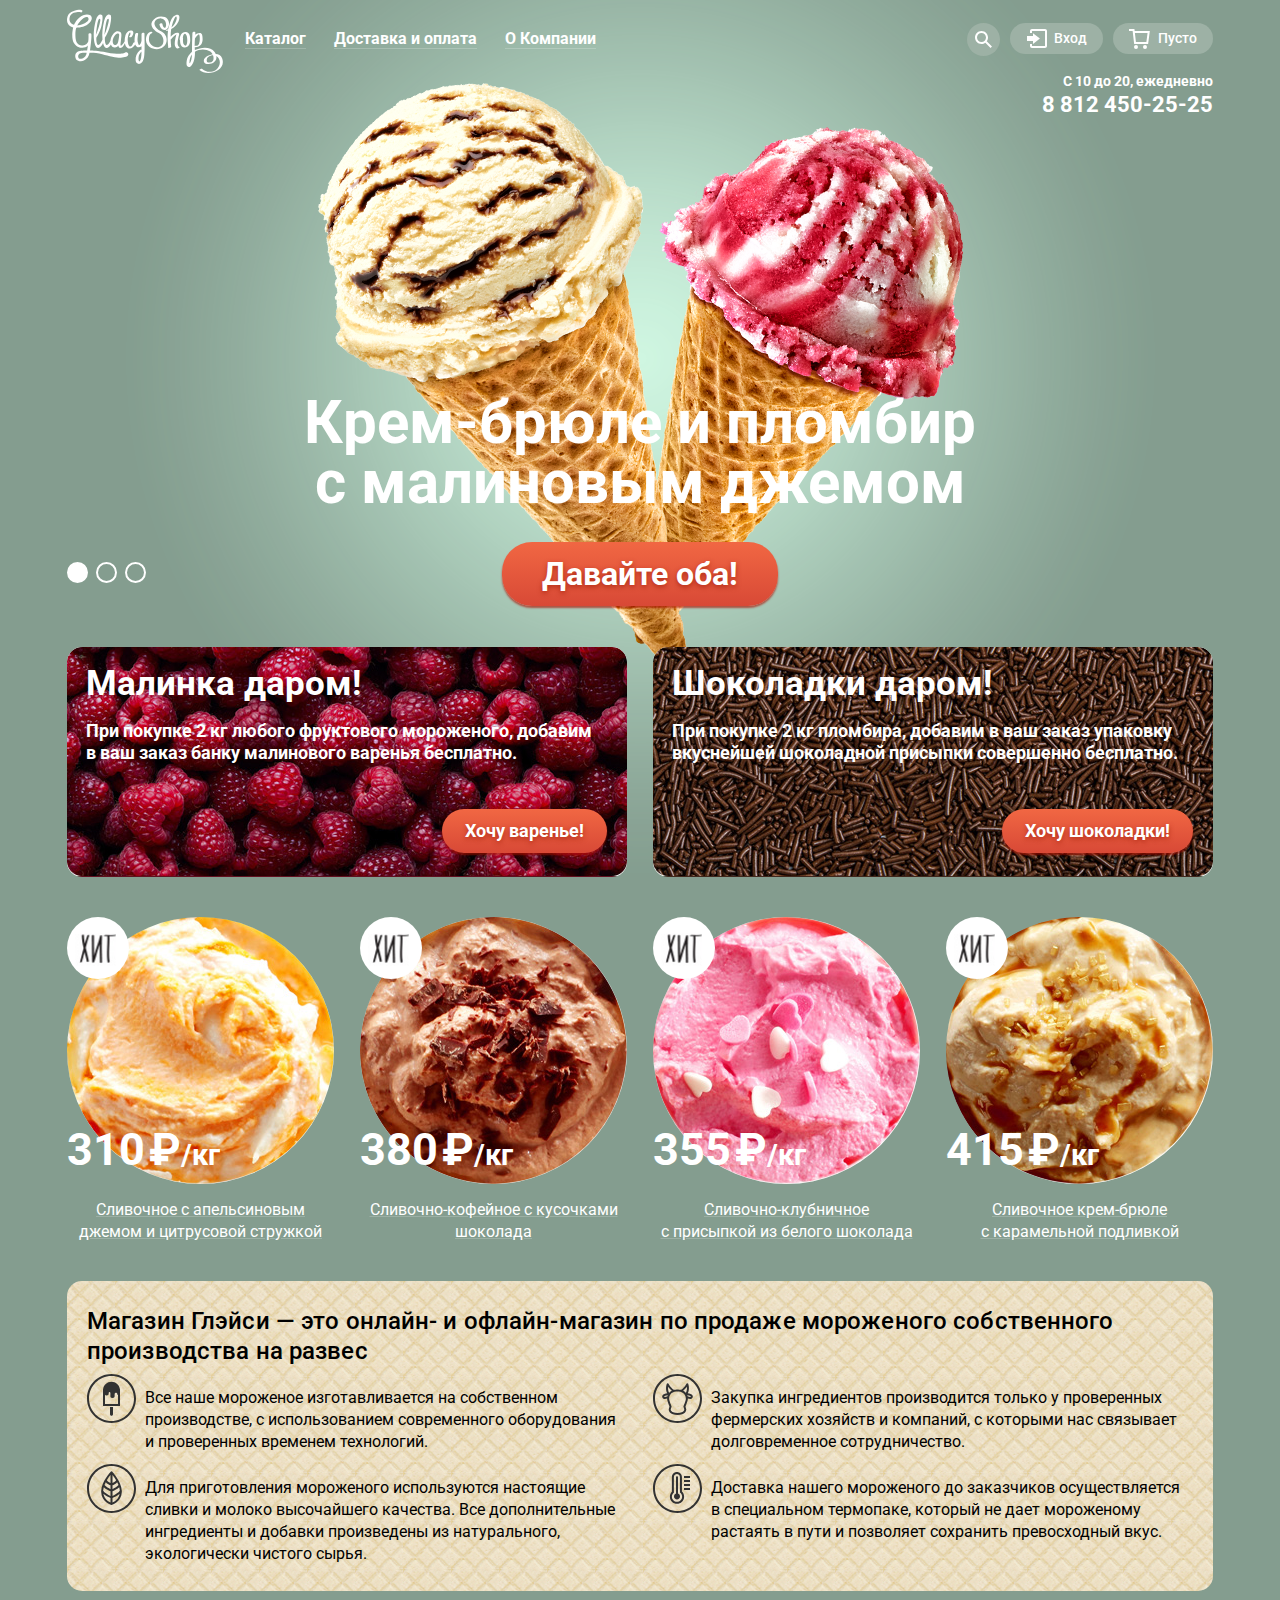
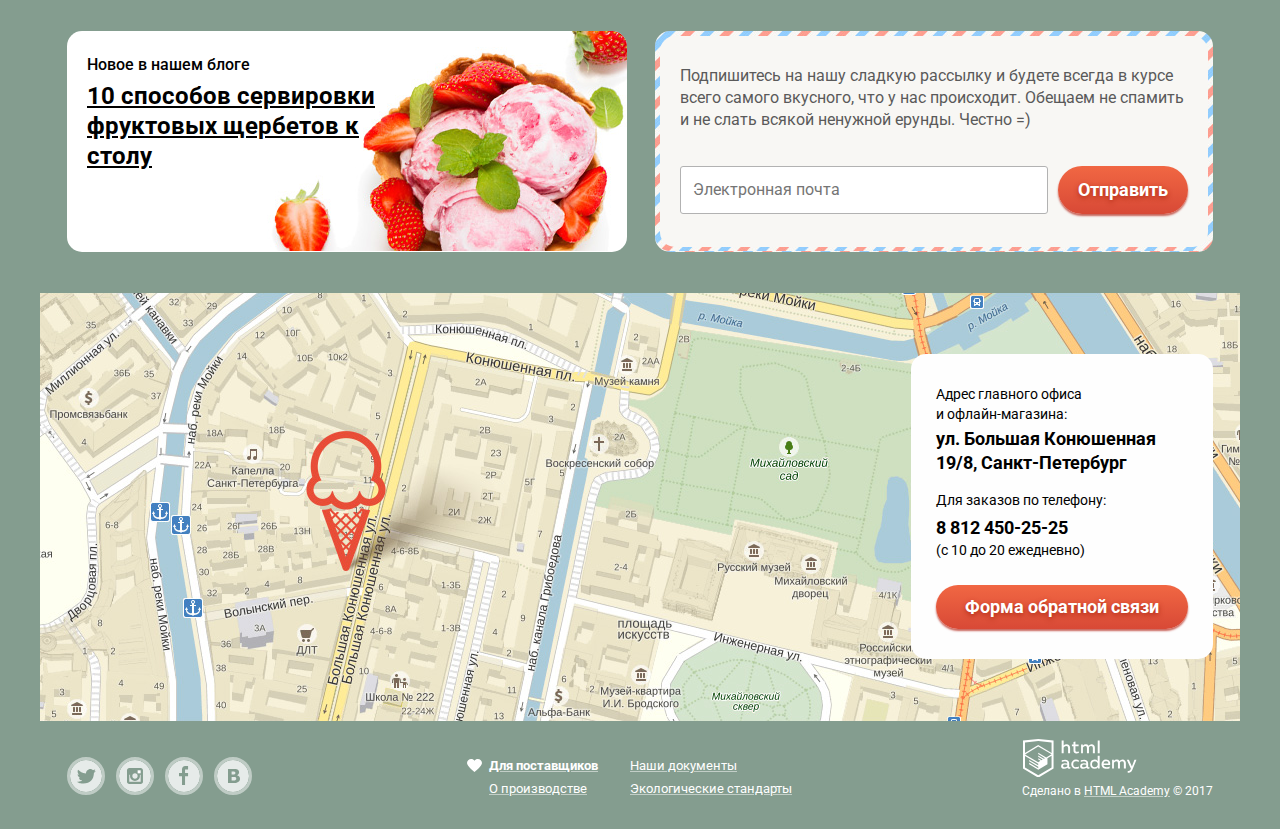
<file: index.html>
<!DOCTYPE html>
<html lang="ru">
	<head>
		<meta charset="utf-8">
		<title>Глейси - Магазин мороженого</title>
		<link href="https://fonts.googleapis.com/css?family=Roboto:400,500,700&amp;subset=cyrillic" rel="stylesheet">
		<link href="css/normalize.css" rel="stylesheet">
		<link href="css/style.min.css" rel="stylesheet">
	</head>
	<body>
		<input class="visually-hidden" type="radio" id="product-1" name="toggle" checked>
		<input class="visually-hidden" type="radio" id="product-2" name="toggle">
		<input class="visually-hidden" type="radio" id="product-3" name="toggle">
		<div class="site-wrapper">
			<header class="main-header container">
				<nav class="main-navigation">
					<h1 class="logo"><img src="img/logo.svg" width="156" height="65" alt="Логотип магазина «Глейси»"></h1>
					<ul class="site-navigation list-style">
						<li class="menu">
							<a class="site-navigation-link main-menu-link" href="#">Каталог</a>
							<div class="main-menu not-show modal-form">
								<ul class="menu-list list-style">
									<li><a class="main-menu-item new-menu-item" href="#">Новинки</a></li>
									<li><a class="main-menu-item" href="catalog.html">Сливочное</a></li>
									<li><a class="main-menu-item" href="#">Щербеты</a></li>
									<li><a class="main-menu-item" href="#">Фруктовый лед</a></li>
									<li><a class="main-menu-item" href="#">Мелорин</a></li>
								</ul>
							</div>
						</li>
						<li><a class="site-navigation-link" href="#">Доставка и оплата</a></li>
						<li><a class="site-navigation-link" href="#">О Компании</a></li>
					</ul> 
					<div class="wrapper">
						<ul class="user-navigation list-style">
							<li class="modal-search" tabindex="0">
								<label class="user-link search-link" for="search-value">
									<svg version="1.1" xmlns="http://www.w3.org/2000/svg" xmlns:xlink="http://www.w3.org/1999/xlink" x="0px" y="0px" width="17px" height="17px" viewBox="0 0 17 17" enable-background="new 0 0 17 17" xml:space="preserve">
										<path fill="#FFFFFF" d="M16.958,15.527L11.75,10.32C12.533,9.247,13,7.93,13,6.5C13,2.91,10.09,0,6.5,0S0,2.91,0,6.5
										S2.91,13,6.5,13c1.438,0,2.763-0.473,3.839-1.263l5.205,5.204L16.958,15.527z M6.5,11C4.019,11,2,8.981,2,6.5S4.019,2,6.5,2
										S11,4.019,11,6.5S8.981,11,6.5,11z"/>
									</svg>
									Поиск
								</label>
								<div class="modal-form search-form not-show">
									<form action="https://echo.htmlacademy.ru" method="post">
										<input class="form-field" type="text" id="search-value" name="search-request" placeholder="Что ищем?">
									</form>
								</div>
							</li>
							<li class="modal-login" tabindex="0">
								<span class="user-link login-link">Вход</span>
								<div class="modal-form login-form not-show">
									<form action="https://echo.htmlacademy.ru" method="post">
										<label>
											<span class="visually-hidden">Логин</span>
											<input class="form-field" type="text" name="login" placeholder="Электронная почта">
										</label>
										<label>
											<span class="visually-hidden">Пароль</span>
											<input class="form-field" type="password" name="password" placeholder="Пароль">
										</label>
										<div class="login-control">
											<button class="button" type="submit">Войти</button>
											<p class="login-options link-dark">
												<a href="#">Забыли пароль?</a>
												<a href="#">Новая регистрация</a>
											</p>
										</div>
									</form>
								</div>
							</li>
							<li tabindex="0">
								<span class="user-link cart-link">Пусто</span>
							</li>
						</ul>
						<div class="info">
							<p class="schedule">С 10 до 20, ежедневно</p>
							<a class="phone" href="tel:+78124502525">8 812 450-25-25</a>
						</div>
					</div>
				</nav>
			</header>

			<main class="container">
				<section class="slider">
					<div class="slider-controls">
						<label for="product-1">Первый</label>
						<label for="product-2">Второй</label>
						<label for="product-3">Третий</label>
					</div>
					<ul class="slider-list list-style">
						<li class="slider-item slide" id="slide1">
							<h3 class="slide-title">
								Крем-брюле и пломбир с малиновым джемом
							</h3>
							<a class="button slide-button" href="#">Давайте оба!</a>
						</li>
						<li class="slider-item slide" id="slide2">
							<h3 class="slide-title">
								Шоколадный пломбир и лимонный сорбет
							</h3>
							<a class="button slide-button" href="#">Давайте оба!</a>
						</li>
						<li class="slider-item slide" id="slide3">
							<h3 class="slide-title">
								Пломбир с помадкой и клубничный щербет
							</h3>
							<a class="button slide-button" href="#">Давайте оба!</a>
						</li>
					</ul>
				</section>
				<section class="actions">
					<h2 class="visually-hidden">Акции</h2>
					<ul class="action-list list-style">
						<li class="action-item">
							<h3>Малинка даром!</h3>
							<p>При покупке 2&nbsp;кг любого фруктового мороженого, добавим в&nbsp;ваш заказ банку малинового варенья бесплатно.</p>
							<a class="button" href="#">Хочу варенье!</a>
						</li>
						<li class="action-item">
							<h3>Шоколадки даром!</h3>
							<p>При покупке 2&nbsp;кг пломбира, добавим в&nbsp;ваш заказ упаковку вкуснейшей шоколадной присыпки совершенно бесплатно.</p>
							<a class="button" href="#">Хочу шоколадки!</a>
						</li>
					</ul>
				</section>
				<section class="bestsellers">
					<h2 class="visually-hidden">Хиты продаж</h2>
					<ul class="catalog-list list-style link-light">
						<li>
							<article class="catalog-item">
								<img src="img/icecream-1.jpg" width="267" height="267" alt="Сливочное с апельсиновым джемом и цитрусовой стружкой">
								<span class="catalog-price">310<span class="rub-kg">&#8381;<span class="kg">/кг</span></span></span>
								<h3>
									<a href="#">Сливочное с&nbsp;апельсиновым джемом и&nbsp;цитрусовой стружкой</a>
								</h3>
								<button class="button" type="submit">Быстрый просмотр</button>
							</article>
						</li>
						<li>
							<article class="catalog-item">
								<img src="img/icecream-2.jpg" width="267" height="267" alt="Сливочно-кофейное с кусочками шоколада">
								<span class="catalog-price">380<span class="rub-kg">&#8381;<span class="kg">/кг</span></span></span>
								<h3>
									<a href="#">Сливочно-кофейное с&nbsp;кусочками шоколада</a>
								</h3>
								<button class="button" type="submit">Быстрый просмотр</button>
							</article>
						</li>
						<li>
							<article class="catalog-item">
								<img src="img/icecream-3.jpg" width="267" height="267" alt="Сливочно-клубничное с присыпкой из белого шоколада">
								<span class="catalog-price">355<span class="rub-kg">&#8381;<span class="kg">/кг</span></span></span>
								<h3>
									<a href="#">Сливочно-клубничное с&nbsp;присыпкой из&nbsp;белого шоколада</a>
								</h3>
								<button class="button" type="submit">Быстрый просмотр</button>
							</article>
							</li>
						<li>
							<article class="catalog-item">
								<img src="img/icecream-4.jpg" width="267" height="267" alt="Сливочное крем-брюле с карамельной подливкой">
								<span class="catalog-price">415<span class="rub-kg">&#8381;<span class="kg">/кг</span></span></span>
								<h3>
									<a href="#">Сливочное крем-брюле с&nbsp;карамельной подливкой</a>
								</h3>
								<button class="button" type="submit">Быстрый просмотр</button>
							</article>
						</li>
					</ul>
				</section>
				<section class="about-us">
					<h2 class="visually-hidden">О нас</h2>
					<p class=about-us-description>Магазин Глэйси&nbsp;&mdash; это онлайн- и&nbsp;офлайн-магазин по&nbsp;продаже мороженого собственного производства на&nbsp;развес</p>
					<ul class="about-us-list list-style">
						<li class="about-us-item technology">
							<p>Все наше мороженое изготавливается на&nbsp;собственном производстве, с&nbsp;использованием современного оборудования и&nbsp;проверенных временем технологий.</p>
						</li>
						<li class="about-us-item ingredients">
							<p>Закупка ингредиентов производится только у&nbsp;проверенных фермерских хозяйств и&nbsp;компаний, с&nbsp;которыми нас связывает долговременное сотрудничество.</p>
						</li>
						<li class="about-us-item natural">
							<p>Для приготовления мороженого используются настоящие сливки и&nbsp;молоко высочайшего качества. Все дополнительные ингредиенты и&nbsp;добавки произведены из&nbsp;натурального, экологически чистого сырья.</p>
						</li>
						<li class="about-us-item delivery">
							<p>Доставка нашего мороженого до&nbsp;заказчиков осуществляется в&nbsp;специальном термопаке, который не&nbsp;дает мороженому растаять в&nbsp;пути и&nbsp;позволяет сохранить превосходный вкус.</p>
						</li>
					</ul>
				</section>
				<div class="columns">
					<article class="from-blog">
						<p class="from-blog-title">Новое в нашем блоге</p>
						<h2><a href="#">10 способов сервировки фруктовых щербетов к столу</a></h2>
					</article>
					<section class="subscribe">
						<div class="subscribe-inner">
							<h2 class="visually-hidden">Подписка</h2>
							<p class="subscribe-description">Подпишитесь на&nbsp;нашу сладкую рассылку и&nbsp;будете всегда в&nbsp;курсе всего самого вкусного, что у&nbsp;нас происходит. Обещаем не&nbsp;спамить и&nbsp;не&nbsp;слать всякой ненужной ерунды. Честно =)</p>
							<form class="subscribe-form" action="https://echo.htmlacademy.ru" method="post">
								<input class="subscribe-form-field" type="text" name="e-mail" placeholder="Электронная почта">
								<button class="button" type="submit">Отправить</button>
							</form>
						</div>
					</section>
				</div>
				<section class="map">
					<h2 class="visually-hidden">Карта</h2>
					<iframe src="https://yandex.ru/map-widget/v1/?um=constructor%3A3cb668e017da24346a23862d1467e0ca301bbaff3632e579616a0fc12864c024&amp;source=constructor" width="1200" height="428"></iframe>
					<article class="adress">
						<h3 class="visually-hidden">Адрес магазина</h3>
						<p class="pre-adress">Адрес главного офиса и&nbsp;офлайн-магазина:</p>
						<p>ул. Большая Конюшенная 19/8, Санкт-Петербург</p>
						<p class="phone-orders">Для заказов по&nbsp;телефону:</p>
						<a href="tel:+78124502525">8 812 450-25-25</a>
						<p>(с 10 до 20 ежедневно)</p>
						<a class="button feedback-show" href="#">Форма обратной связи</a>
					</article>
				</section>
			</main>

			<footer class="page-footer container">
				<div class="footer-social">
					<ul class="social-list list-style">
						<li class="social-button">
							<a href="#">
								<svg version="1.1" xmlns="http://www.w3.org/2000/svg" xmlns:xlink="http://www.w3.org/1999/xlink" x="0px" y="0px" width="32px" height="32px" viewBox="0 0 32 32" enable-background="new 0 0 32 32" xml:space="preserve">
									<path fill="#FFFFFF" d="M16,0C7.164,0,0,7.164,0,16c0,8.837,7.164,16,16,16c8.837,0,16-7.163,16-16C32,7.164,24.837,0,16,0z
										M23.944,12.809c-0.251,6.516-3.463,10.832-10.992,10.702c-0.14,0-0.205,0-0.233,0c-0.015,0-0.021,0-0.021,0
										c-0.029,0-0.094,0-0.232,0c-0.447,0-4.543-0.443-5.344-1.823c2.479,0.19,4.247-0.406,5.12-1.136
										c-1.048-0.289-2.923-0.461-3.251-2.848c0.384,0.104,0.618,0.221,1.299,0.113c-1.307-0.824-2.758-1.519-2.679-3.643
										c0.311,0.317,1.164,0.518,1.46,0.457c-0.768-0.233-2.149-3.244-0.974-4.781c1.984,1.79,4.075,3.482,7.804,3.643
										c0.227-2.214,1.24-3.699,3.168-4.325c1.84-0.479,3.255,0.26,3.901,1.138c0.737-0.224,1.453-0.466,2.193-0.685
										c-0.004,0.833-0.569,1.463-0.935,1.709c0.747,0.165,1.423-0.475,1.423-0.475C25.467,11.818,24.557,12.58,23.944,12.809z"/>
								</svg>
								Твиттер
							</a>
						</li>
						<li class="social-button">
							<a href="#">
								<svg version="1.1" xmlns="http://www.w3.org/2000/svg" xmlns:xlink="http://www.w3.org/1999/xlink" x="0px" y="0px" width="32px" height="32px" viewBox="0 0 32 32" enable-background="new 0 0 32 32" xml:space="preserve">
									<path fill="#FFFFFF" d="M20.916,16c0,2.728-2.211,4.938-4.938,4.938S11.039,18.728,11.039,16c0-0.394,0.051-0.773,0.138-1.14
										h-0.897v6.838h11.396V14.86h-0.897C20.865,15.227,20.916,15.606,20.916,16z"/>
									<path fill="#FFFFFF" d="M15.978,18.659c1.466,0,2.659-1.193,2.659-2.659s-1.193-2.659-2.659-2.659
										c-1.466,0-2.659,1.193-2.659,2.659S14.511,18.659,15.978,18.659z"/>
									<rect x="18.637" y="10.302" fill="#FFFFFF" width="3.039" height="3.039"/>
									<path fill="#FFFFFF" d="M16,0C7.164,0,0,7.164,0,16c0,8.837,7.164,16,16,16c8.837,0,16-7.163,16-16C32,7.164,24.837,0,16,0z
										M23.955,21.698c0,1.254-1.025,2.279-2.279,2.279H10.279C9.026,23.978,8,22.952,8,21.698V10.302c0-1.253,1.026-2.279,2.279-2.279
										h11.396c1.254,0,2.279,1.026,2.279,2.279V21.698z"/>
								</svg>
								Инстаграм
							</a>
						</li>
						<li class="social-button">
							<a href="#">
								<svg version="1.1" xmlns="http://www.w3.org/2000/svg" xmlns:xlink="http://www.w3.org/1999/xlink" x="0px" y="0px" width="32px" height="32px" viewBox="0 0 32 32" enable-background="new 0 0 32 32" xml:space="preserve">
									<path fill="#FFFFFF" d="M16,0C7.164,0,0,7.163,0,16s7.164,16,16,16c8.837,0,16-7.164,16-16S24.837,0,16,0z M20.062,9.455h-3.021
										v3.444h3.021v3.445h-3.021v8.61h-3.021v-8.61H11v-3.445h3.021V9.455c0-1.902,1.353-3.445,3.021-3.445h3.021V9.455z"/>
								</svg>
								Фейсбук
							</a>
						</li>
						<li class="social-button">
							<a href="#">
								<svg version="1.1" xmlns="http://www.w3.org/2000/svg" xmlns:xlink="http://www.w3.org/1999/xlink" x="0px" y="0px" width="32px" height="32px" viewBox="0 0 32 32" enable-background="new 0 0 32 32" xml:space="preserve">
									<path fill="#FFFFFF" d="M16.637,14.495c0.402-0.019,0.719-0.082,0.951-0.188c0.326-0.145,0.54-0.33,0.641-0.559
										c0.101-0.229,0.15-0.496,0.15-0.797c0-0.232-0.058-0.465-0.174-0.697c-0.116-0.232-0.322-0.405-0.617-0.517
										c-0.264-0.1-0.592-0.155-0.984-0.165c-0.392-0.009-0.943-0.014-1.652-0.014h-0.339v2.965h0.565
										C15.749,14.523,16.235,14.514,16.637,14.495z"/>
									<path fill="#FFFFFF" d="M18.118,17.084c-0.282-0.081-0.672-0.125-1.166-0.132c-0.494-0.006-1.012-0.009-1.55-0.009h-0.79v3.493
										h0.264c1.014,0,1.74-0.003,2.18-0.009c0.438-0.007,0.843-0.088,1.212-0.245c0.377-0.157,0.633-0.364,0.774-0.625
										s0.214-0.562,0.214-0.9c0-0.446-0.088-0.788-0.261-1.03C18.825,17.386,18.531,17.204,18.118,17.084z"/>
									<path fill="#FFFFFF" d="M16,0C7.164,0,0,7.164,0,16c0,8.837,7.164,16,16,16c8.837,0,16-7.163,16-16C32,7.164,24.837,0,16,0z
										M22.602,20.531c-0.273,0.533-0.646,0.976-1.124,1.327c-0.552,0.415-1.161,0.71-1.823,0.886s-1.501,0.264-2.519,0.264h-6.121V8.987
										h5.443c1.13,0,1.957,0.038,2.48,0.113c0.524,0.076,1.045,0.242,1.561,0.5c0.533,0.27,0.929,0.632,1.189,1.087
										c0.26,0.455,0.392,0.975,0.392,1.558c0,0.678-0.179,1.278-0.536,1.795c-0.358,0.518-0.863,0.92-1.517,1.208v0.075
										c0.917,0.182,1.642,0.559,2.179,1.13c0.537,0.571,0.807,1.325,0.807,2.261C23.013,19.392,22.875,19.997,22.602,20.531z"/>
								</svg>
								Вконтакте 
							</a>
						</li>
					</ul>
				</div>

				<nav class="footer-navigation link-light">
					<ul class="footer-navigation-list list-style">
						<li class="column">
							<ul class="list-style">
								<li class="footer-navigation-item footer-navigation-importantitem"><a href="#">Для поставщиков</a></li>
								<li class="footer-navigation-item"><a href="#">О производстве</a></li>
							</ul>
						</li>
						<li class="column">
							<ul class="list-style">
								<li class="footer-navigation-item"><a href="#">Наши документы</a></li>
								<li class="footer-navigation-item"><a href="#">Экологические стандарты</a></li>
							</ul>
						</li> 
					</ul>
				</nav>
				<p class="footer-copyright link-light">
					<a class="logo" href="https://htmlacademy.ru/intensive/htmlcss"><img src="img/logo-htmlacademy-small.svg" width="120" height="38" alt="HTML Academy"></a>
					Сделано в 
					<a href="https://htmlacademy.ru/intensive/htmlcss">HTML Academy</a> 
					© 2017
				</p>
			</footer>

			<section class="feedback not-show">
				<form action="https://echo.htmlacademy.ru" method="post">
					<div class="modal-feedback modal-form">
						<h2 class="visually-hidden">Форма обратной связи</h2>
						<p class="feedback-statement">Мы обязательно Вам ответим!</p>
						<p>
							<label>
								<span class="visually-hidden">Имя:</span>
								<input class="form-field" type="text" name="name" placeholder="Как вас зовут?">
							</label>
						</p>
						<p>
							<label>
								<span class="visually-hidden">E-mail:</span>
								<input class="form-field" type="text" name="email" placeholder="Ваша почта для ответа?">
							</label>
						</p>
						<p>
							<label>
								<span class="visually-hidden">Сообщение:</span>
								<textarea name="feedback" placeholder="Напишите что-нибудь..." rows="6"></textarea>
							</label>
						</p>
						<button class="button" type="submit">Отправить</button>
						<button class="modal-close" type="button">Закрыть</button>
					</div>
				</form>
			</section>

		</div>
		<script src="js/script.min.js"></script>
	</body>
</html>
</file>
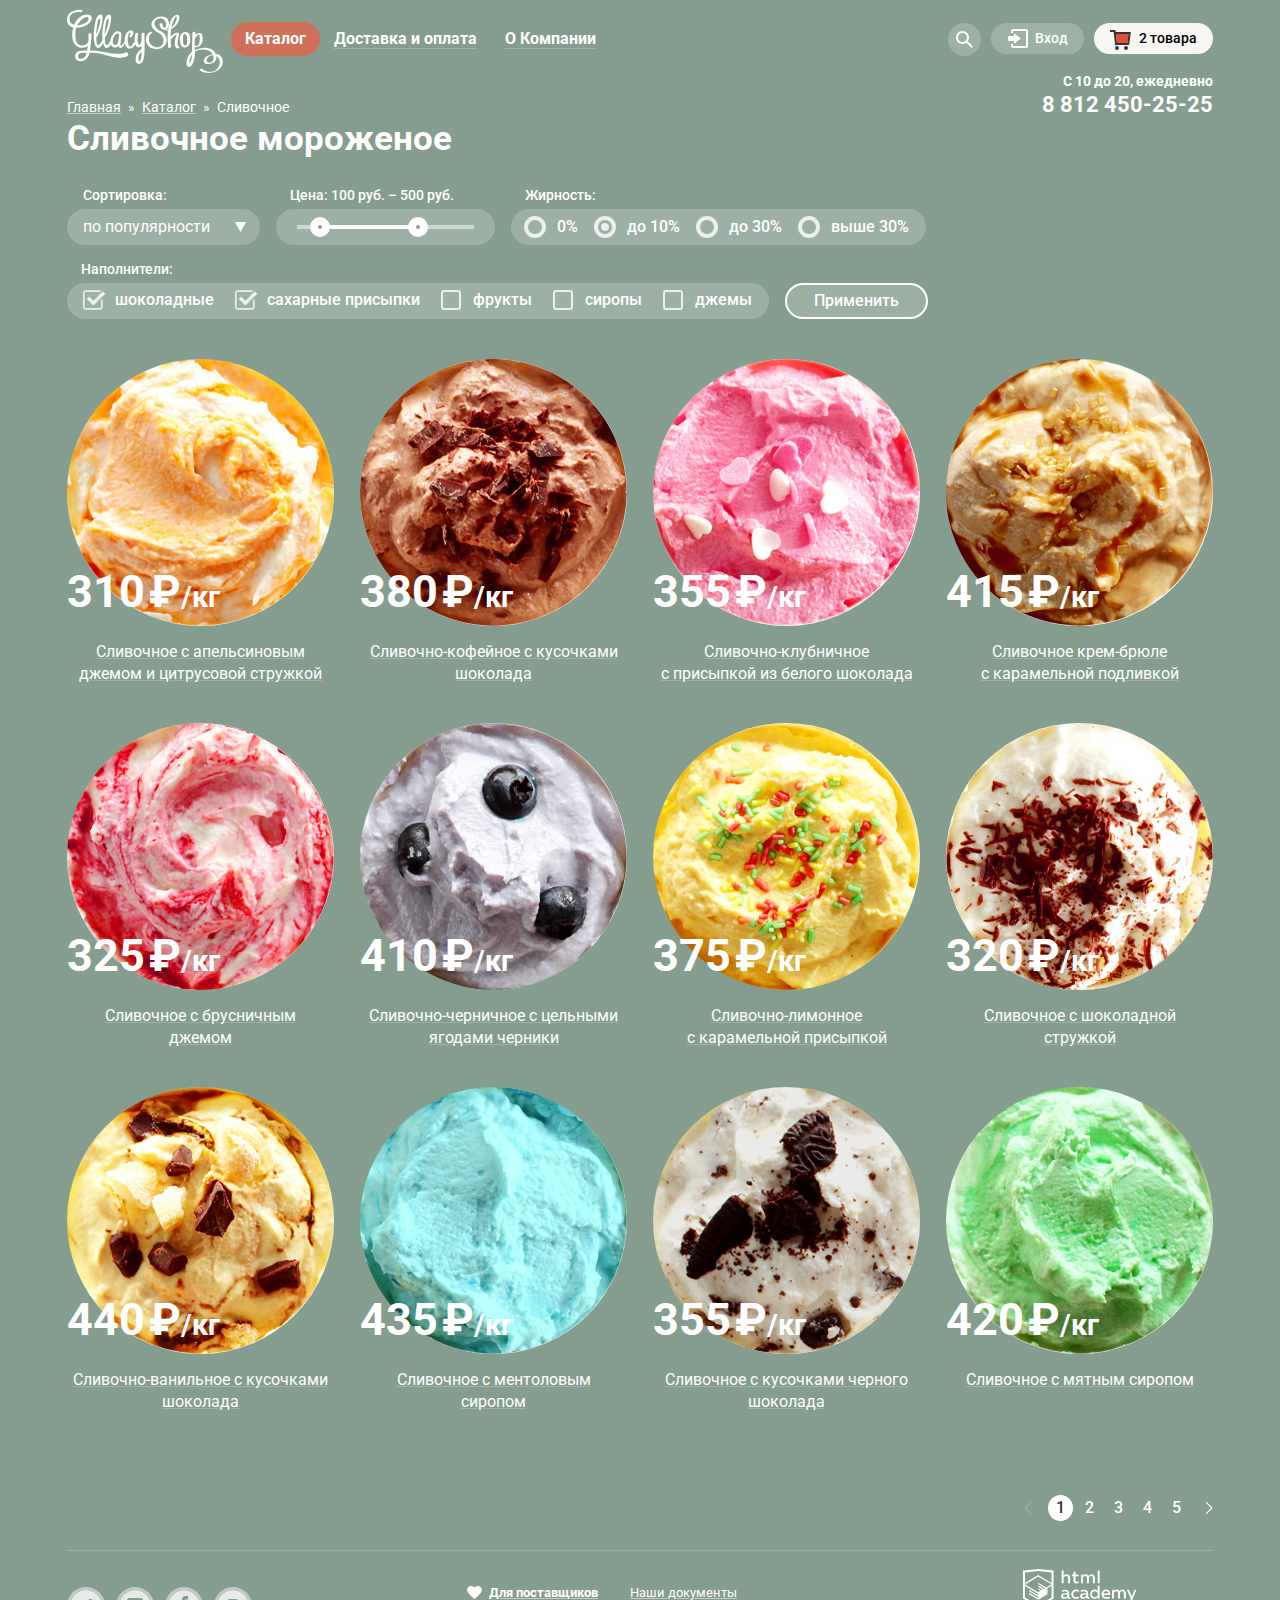
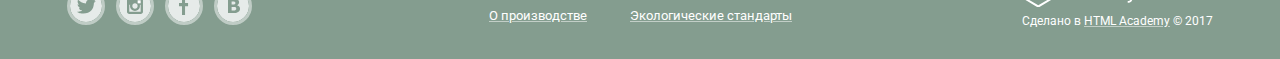
<file: catalog.html>
<!DOCTYPE html>
<html lang="ru">
	<head>
		<meta charset="utf-8">
		<title>Глейси - Магазин мороженого</title>
		<link href="https://fonts.googleapis.com/css?family=Roboto:400,500,700&amp;subset=cyrillic" rel="stylesheet">
		<link href="css/normalize.css" rel="stylesheet">
		<link href="css/style.min.css" rel="stylesheet">
	</head>
	<body class="inner-page">
		<header class="main-header container">
			<nav class="main-navigation">
				<a class="logo" href="index.html"><img src="img/logo.svg" width="156" height="65" alt="Логотип магазина «Глейси»"></a>
				<ul class="site-navigation list-style">
					<li class="site-navigation-current menu">
						<a class="main-menu-link" href="#">Каталог</a>
						<div class="main-menu not-show modal-form">
							<ul class="menu-list list-style">
								<li><a class="main-menu-item new-menu-item" href="#">Новинки</a></li>
								<li><a class="main-menu-item main-menu-curent-item">Сливочное</a></li>
								<li><a class="main-menu-item" href="#">Щербеты</a></li>
								<li><a class="main-menu-item" href="#">Фруктовый лед</a></li>
								<li><a class="main-menu-item" href="#">Мелорин</a></li>
							</ul>
						</div>
					</li>
					<li><a class="site-navigation-link" href="#">Доставка и оплата</a></li>
					<li><a class="site-navigation-link" href="#">О Компании</a></li>
				</ul> 
				<div class="wrapper">
					<ul class="user-navigation list-style">
						<li class="modal-search" tabindex="0">
							<label class="user-link search-link" for="search-value">
								<svg version="1.1" xmlns="http://www.w3.org/2000/svg" xmlns:xlink="http://www.w3.org/1999/xlink" x="0px" y="0px" width="17px" height="17px" viewBox="0 0 17 17" enable-background="new 0 0 17 17" xml:space="preserve">
									<path fill="#FFFFFF" d="M16.958,15.527L11.75,10.32C12.533,9.247,13,7.93,13,6.5C13,2.91,10.09,0,6.5,0S0,2.91,0,6.5
										S2.91,13,6.5,13c1.438,0,2.763-0.473,3.839-1.263l5.205,5.204L16.958,15.527z M6.5,11C4.019,11,2,8.981,2,6.5S4.019,2,6.5,2
										S11,4.019,11,6.5S8.981,11,6.5,11z"/>
								</svg>
								Поиск
							</label>
							<div class="modal-form search-form not-show">
								<form action="https://echo.htmlacademy.ru" method="post">
									<input class="form-field" type="text" id="search-value" name="search-request" placeholder="Что ищем?">
								</form>
							</div>
						</li>
						<li class="modal-login" tabindex="0">
							<span class="user-link login-link">Вход</span>
							<div class="modal-form login-form not-show">
								<form action="https://echo.htmlacademy.ru" method="post">
									<label>
										<span class="visually-hidden">Логин</span>
										<input class="form-field" type="text" name="login" placeholder="Электронная почта">
									</label>
									<label>
										<span class="visually-hidden">Пароль</span>
										<input class="form-field" type="password" name="password" placeholder="Пароль">
									</label>
									<div class="login-control">
										<button class="button" type="submit">Войти</button>
										<p class="login-options link-dark">
											<a href="#">Забыли пароль?</a>
											<a href="#">Новая регистрация</a>
										</p>
									</div>
								</form>
							</div>
						</li>
						<li class="modal-cart" tabindex="0">
							<span class="not-empty user-link cart-link" >2 товара</span>
							<div class="goods-in-cart not-show modal-form">
								<table>
									<caption class="visually-hidden">Корзина покупок</caption>
									<tr class="cart-item">
										<td class="in-cart-del-button">
											<button class="delete" type="button">Удалить</button>
										</td>
										<td class="in-cart-pic">
											<img src="img/icecream-incart-1.jpg" width="33" height="33" alt="Пломбир с апельсиновым джемом">
										</td>
										<td class="in-cart-name">
											Пломбир с&nbsp;апельсиновым джемом
										</td>
										<td class="in-cart-price">
											1,5 кг х
											<span>200 руб.</span>
										</td>
										<td class="in-cart-sum">
											300 руб.
										</td>
									</tr>
									<tr class="cart-item">
										<td class="in-cart-del-button">
											<button class="delete" type="button">Удалить</button>
										</td>
										<td>
											<img src="img/icecream-incart-2.jpg" width="33" height="33" alt="Клубничный пломбир с присыпкой из белого шоколада">
										</td>
										<td class="in-cart-name">
											Клубничный пломбир с&nbsp;присыпкой из&nbsp;белого шоколада
										</td>
										<td class="in-cart-price">
											1,5 кг х
											<span>300 руб.</span>
										</td>
										<td class="in-cart-sum">
											450 руб.
										</td>
									</tr>
									<tr class="total">
										<td colspan="5">Итого: 750 руб.</td>
									</tr>
								</table>
								<a class="button" href="#">Оформить заказ</a>
							</div>
						</li>
					</ul>
					<div class="info">
						<p class="schedule">С 10 до 20, ежедневно</p>
						<a class="phone" href="tel:+78124502525">8 812 450-25-25</a>
					</div>
				</div>
			</nav>
		</header>

		<main class="container">
			<ul class="breadcrumbs link-light list-style">
				<li><a href="index.html">Главная</a></li>
				<li><a href="#">Каталог</a></li>
				<li class="breadcrumbs-current">Сливочное</li>
			</ul>
			<h1>Сливочное мороженое</h1>
			<section class="filters">
				<h2 class="visually-hidden">Фильтры</h2>
				<form class="filter" action="https://echo.htmlacademy.ru" method="get">
					<fieldset class="sort-by">
						<legend>Сортировка:</legend>
						<select class="sorting" name="sort-list">
							<option value="popular">по популярности</option>
							<option value="price-inc">сначала недорогие</option>
							<option value="price-dec">сначала дорогие</option>
							<option value="fat">по жирности</option>
						</select>
					</fieldset>
					<fieldset class="price-range">
						<legend> Цена:
							<span class="price-controls">
								<label class="min-price"><span class="visually-hidden">от </span><input type="text" name="min-price" value="100">руб. –</label>
								<label class="max-price"><span class="visually-hidden">до</span><input type="text" name="max-price" value="500">руб.</label>
							</span>
						</legend>
						<div class="range-controls">
							<div class="scale">
								<div class="current-range"></div>
							</div>
							<div class="range-toggle range-toggle-min"></div>
							<div class="range-toggle range-toggle-max"></div>
						</div>
					</fieldset>
					<fieldset class="fat-percent">
						<legend>Жирность:</legend>
						<ul class="fat-list list-style">
							<li>
								<input class="visually-hidden filter-input filter-input-radio" type="radio" name="fat" value="0" id="fat-0">
								<label for="fat-0">0%</label>
							</li>
							<li>
								<input class="visually-hidden filter-input filter-input-radio" type="radio" name="fat" value="10" id="fat-10" checked>
								<label for="fat-10">до 10%</label>
							</li>
							<li>
								<input class="visually-hidden filter-input filter-input-radio" type="radio" name="fat" value="30" id="fat-30">
								<label for="fat-30">до 30%</label>
							</li>
							<li>
								<input class="visually-hidden filter-input filter-input-radio" type="radio" name="fat" value="100" id="fat-30-more">
								<label for="fat-30-more">выше 30%</label>
							</li>
						</ul>
					</fieldset>
					<fieldset class="topping">
						<legend>Наполнители:</legend>
						<ul class="topping-list list-style">
							<li class="filter-option">
								<input class="visually-hidden filter-input filter-input-checkbox" type="checkbox" name="chocolate" id="topping-chocolate" checked>
								<label for="topping-chocolate">шоколадные</label>
							</li>
							<li class="filter-option">
								<input class="visually-hidden filter-input filter-input-checkbox" type="checkbox" name="sugar" id="topping-sugar" checked>
								<label for="topping-sugar">сахарные присыпки</label>
							</li>
							<li class="filter-option">
								<input class="visually-hidden filter-input filter-input-checkbox" type="checkbox" name="fruits" id="topping-fruits">
								<label for="topping-fruits">фрукты</label>
							</li>
							<li class="filter-option">
								<input class="visually-hidden filter-input filter-input-checkbox" type="checkbox" name="syrup" id="topping-syrup">
								<label for="topping-syrup">сиропы</label>
							</li>
							<li class="filter-option">
								<input class="visually-hidden filter-input filter-input-checkbox" type="checkbox" name="jam" id="topping-jam">
								<label for="topping-jam">джемы</label>
							</li>
						</ul>
					</fieldset>
					<button class="filter-button" type="submit">Применить</button>
				</form>
			</section>
			<section class="catalog">
				<h2 class="visually-hidden">Ассортимент сливочного мороженого</h2>
				<ul class="catalog-list link-light list-style">
					<li>
						<article class="catalog-item">
							<img src="img/icecream-1.jpg" width="267" height="267" alt="Сливочное с апельсиновым джемом и цитрусовой стружкой">
							<span class="catalog-price">310<span class="rub-kg">&#8381;<span class="kg">/кг</span></span></span>
							<h3>
								<a href="#">Сливочное с&nbsp;апельсиновым джемом и&nbsp;цитрусовой стружкой</a>
							</h3>
							<button class="button" type="submit">Быстрый просмотр</button>
						</article>
					</li>
					<li>
						<article class="catalog-item">
							<img src="img/icecream-2.jpg" width="267" height="267" alt="Сливочно-кофейное с кусочками шоколада">
							<span class="catalog-price">380<span class="rub-kg">&#8381;<span class="kg">/кг</span></span></span>
							<h3>
								<a href="#">Сливочно-кофейное с&nbsp;кусочками шоколада</a>
							</h3>
							<button class="button" type="submit">Быстрый просмотр</button>
							</article>
					</li>
					<li>
						<article class="catalog-item">
							<img src="img/icecream-3.jpg" width="267" height="267" alt="Сливочно-клубничное с присыпкой из белого шоколада">
							<span class="catalog-price">355<span class="rub-kg">&#8381;<span class="kg">/кг</span></span></span>
							<h3>
								<a href="#">Сливочно-клубничное с&nbsp;присыпкой из&nbsp;белого шоколада</a>
							</h3>
							<button class="button" type="submit">Быстрый просмотр</button>
						</article>
					</li>
					<li>
						<article class="catalog-item">
							<img src="img/icecream-4.jpg" width="267" height="267" alt="Сливочное крем-брюле с карамельной подливкой">
							<span class="catalog-price">415<span class="rub-kg">&#8381;<span class="kg">/кг</span></span></span>
							<h3>
								<a href="#">Сливочное крем-брюле с&nbsp;карамельной подливкой</a>
							</h3>
							<button class="button" type="submit">Быстрый просмотр</button>
						</article>
					</li>
					<li>
						<article class="catalog-item">
							<img src="img/icecream-5.jpg" width="267" height="267" alt="Сливочное с брусничным джемом">
							<span class="catalog-price">325<span class="rub-kg">&#8381;<span class="kg">/кг</span></span></span>
							<h3>
								<a href="#">Сливочное с&nbsp;брусничным джемом</a>
							</h3>
							<button class="button" type="submit">Быстрый просмотр</button>
						</article>
					</li>
					<li>
						<article class="catalog-item">
							<img src="img/icecream-6.jpg" width="267" height="267" alt="Сливочно-черничное с цельными ягодами черники">
							<span class="catalog-price">410<span class="rub-kg">&#8381;<span class="kg">/кг</span></span></span>
							<h3>
								<a href="#">Сливочно-черничное с&nbsp;цельными ягодами черники</a>
							</h3>
							<button class="button" type="submit">Быстрый просмотр</button>
						</article>
					</li>
					<li>
						<article class="catalog-item">
							<img src="img/icecream-7.jpg" width="267" height="267" alt="Сливочно-лимонное с карамельной присыпкой">
							<span class="catalog-price">375<span class="rub-kg">&#8381;<span class="kg">/кг</span></span></span>
							<h3>
								<a href="#">Сливочно-лимонное с&nbsp;карамельной присыпкой</a>
							</h3>
							<button class="button" type="submit">Быстрый просмотр</button>
						</article>
					</li>
					<li>
						<article class="catalog-item">
							<img src="img/icecream-8.jpg" width="267" height="267" alt="Сливочное с шоколадной стружкой">
							<span class="catalog-price">320<span class="rub-kg">&#8381;<span class="kg">/кг</span></span></span>
							<h3>
								<a href="#">Сливочное с&nbsp;шоколадной стружкой</a>
							</h3>
							<button class="button" type="submit">Быстрый просмотр</button>
						</article>
					</li>
					<li>
						<article class="catalog-item">
							<img src="img/icecream-9.jpg" width="267" height="267" alt="Сливочно-ванильное с кусочками шоколада">
							<span class="catalog-price">440<span class="rub-kg">&#8381;<span class="kg">/кг</span></span></span>
							<h3>
								<a href="#">Сливочно-ванильное с&nbsp;кусочками шоколада</a>
							</h3>
							<button class="button" type="submit">Быстрый просмотр</button>
						</article>
					</li>
					<li>
						<article class="catalog-item">
							<img src="img/icecream-10.jpg" width="267" height="267" alt="Сливочное с ментоловым сиропом">
							<span class="catalog-price">435<span class="rub-kg">&#8381;<span class="kg">/кг</span></span></span>
							<h3>
								<a href="#">Сливочное с&nbsp;ментоловым сиропом</a>
							</h3>
							<button class="button" type="submit">Быстрый просмотр</button>
						</article>
					</li>
					<li>
						<article class="catalog-item">
							<img src="img/icecream-11.jpg" width="267" height="267" alt="Сливочное с кусочками черного шоколада">
							<span class="catalog-price">355<span class="rub-kg">&#8381;<span class="kg">/кг</span></span></span>
							<h3>
								<a href="#">Сливочное с&nbsp;кусочками черного шоколада</a>
							</h3>
							<button class="button" type="submit">Быстрый просмотр</button>
						</article>
					</li>
					<li>
						<article class="catalog-item">
							<img src="img/icecream-12.jpg" width="267" height="267" alt="Сливочное с мятным сиропом">
							<span class="catalog-price">420<span class="rub-kg">&#8381;<span class="kg">/кг</span></span></span>
							<h3>
								<a href="#">Сливочное с&nbsp;мятным сиропом</a>
							</h3>
							<button class="button" type="submit">Быстрый просмотр</button>
						</article>
					</li>
				</ul>
			</section>
			<section class="pagination">
				<h2 class="visually-hidden">Пагинатор</h2>
				<ul class="pagination-list list-style">
					<li class="pagination-item pagination-item-previous disabled"><a><span class="visually-hidden">Предыдущая</span></a></li>
					<li class="pagination-item pagination-item-current"><a>1</a></li>
					<li class="pagination-item"><a href="#">2</a></li>
					<li class="pagination-item"><a href="#">3</a></li>
					<li class="pagination-item"><a href="#">4</a></li>
					<li class="pagination-item"><a href="#">5</a></li>
					<li class="pagination-item pagination-item-next"><a href="#"><span class="visually-hidden">Следующая</span></a></li>
				</ul>
			</section>
		</main>

		<footer class="page-footer container">
			<div class="footer-social">
				<ul class="social-list list-style">
					<li class="social-button">
						<a href="#">
							<svg version="1.1" xmlns="http://www.w3.org/2000/svg" xmlns:xlink="http://www.w3.org/1999/xlink" x="0px" y="0px" width="32px" height="32px" viewBox="0 0 32 32" enable-background="new 0 0 32 32" xml:space="preserve">
								<path fill="#FFFFFF" d="M16,0C7.164,0,0,7.164,0,16c0,8.837,7.164,16,16,16c8.837,0,16-7.163,16-16C32,7.164,24.837,0,16,0z
									M23.944,12.809c-0.251,6.516-3.463,10.832-10.992,10.702c-0.14,0-0.205,0-0.233,0c-0.015,0-0.021,0-0.021,0
									c-0.029,0-0.094,0-0.232,0c-0.447,0-4.543-0.443-5.344-1.823c2.479,0.19,4.247-0.406,5.12-1.136
									c-1.048-0.289-2.923-0.461-3.251-2.848c0.384,0.104,0.618,0.221,1.299,0.113c-1.307-0.824-2.758-1.519-2.679-3.643
									c0.311,0.317,1.164,0.518,1.46,0.457c-0.768-0.233-2.149-3.244-0.974-4.781c1.984,1.79,4.075,3.482,7.804,3.643
									c0.227-2.214,1.24-3.699,3.168-4.325c1.84-0.479,3.255,0.26,3.901,1.138c0.737-0.224,1.453-0.466,2.193-0.685
									c-0.004,0.833-0.569,1.463-0.935,1.709c0.747,0.165,1.423-0.475,1.423-0.475C25.467,11.818,24.557,12.58,23.944,12.809z"/>
							</svg>
							Твиттер
						</a>
					</li>
					<li class="social-button">
						<a href="#">
							<svg version="1.1" xmlns="http://www.w3.org/2000/svg" xmlns:xlink="http://www.w3.org/1999/xlink" x="0px" y="0px" width="32px" height="32px" viewBox="0 0 32 32" enable-background="new 0 0 32 32" xml:space="preserve">
								<path fill="#FFFFFF" d="M20.916,16c0,2.728-2.211,4.938-4.938,4.938S11.039,18.728,11.039,16c0-0.394,0.051-0.773,0.138-1.14
									h-0.897v6.838h11.396V14.86h-0.897C20.865,15.227,20.916,15.606,20.916,16z"/>
								<path fill="#FFFFFF" d="M15.978,18.659c1.466,0,2.659-1.193,2.659-2.659s-1.193-2.659-2.659-2.659
									c-1.466,0-2.659,1.193-2.659,2.659S14.511,18.659,15.978,18.659z"/>
								<rect x="18.637" y="10.302" fill="#FFFFFF" width="3.039" height="3.039"/>
								<path fill="#FFFFFF" d="M16,0C7.164,0,0,7.164,0,16c0,8.837,7.164,16,16,16c8.837,0,16-7.163,16-16C32,7.164,24.837,0,16,0z
									M23.955,21.698c0,1.254-1.025,2.279-2.279,2.279H10.279C9.026,23.978,8,22.952,8,21.698V10.302c0-1.253,1.026-2.279,2.279-2.279
									h11.396c1.254,0,2.279,1.026,2.279,2.279V21.698z"/>
							</svg>
							Инстаграм
						</a>
					</li>
					<li class="social-button">
						<a href="#">
							<svg version="1.1" xmlns="http://www.w3.org/2000/svg" xmlns:xlink="http://www.w3.org/1999/xlink" x="0px" y="0px" width="32px" height="32px" viewBox="0 0 32 32" enable-background="new 0 0 32 32" xml:space="preserve">
								<path fill="#FFFFFF" d="M16,0C7.164,0,0,7.163,0,16s7.164,16,16,16c8.837,0,16-7.164,16-16S24.837,0,16,0z M20.062,9.455h-3.021
									v3.444h3.021v3.445h-3.021v8.61h-3.021v-8.61H11v-3.445h3.021V9.455c0-1.902,1.353-3.445,3.021-3.445h3.021V9.455z"/>
							</svg>
							Фейсбук
						</a>
					</li>
					<li class="social-button">
						<a href="#">
							<svg version="1.1" xmlns="http://www.w3.org/2000/svg" xmlns:xlink="http://www.w3.org/1999/xlink" x="0px" y="0px" width="32px" height="32px" viewBox="0 0 32 32" enable-background="new 0 0 32 32" xml:space="preserve">
								<path fill="#FFFFFF" d="M16.637,14.495c0.402-0.019,0.719-0.082,0.951-0.188c0.326-0.145,0.54-0.33,0.641-0.559
									c0.101-0.229,0.15-0.496,0.15-0.797c0-0.232-0.058-0.465-0.174-0.697c-0.116-0.232-0.322-0.405-0.617-0.517
									c-0.264-0.1-0.592-0.155-0.984-0.165c-0.392-0.009-0.943-0.014-1.652-0.014h-0.339v2.965h0.565
									C15.749,14.523,16.235,14.514,16.637,14.495z"/>
								<path fill="#FFFFFF" d="M18.118,17.084c-0.282-0.081-0.672-0.125-1.166-0.132c-0.494-0.006-1.012-0.009-1.55-0.009h-0.79v3.493
									h0.264c1.014,0,1.74-0.003,2.18-0.009c0.438-0.007,0.843-0.088,1.212-0.245c0.377-0.157,0.633-0.364,0.774-0.625
									s0.214-0.562,0.214-0.9c0-0.446-0.088-0.788-0.261-1.03C18.825,17.386,18.531,17.204,18.118,17.084z"/>
								<path fill="#FFFFFF" d="M16,0C7.164,0,0,7.164,0,16c0,8.837,7.164,16,16,16c8.837,0,16-7.163,16-16C32,7.164,24.837,0,16,0z
									M22.602,20.531c-0.273,0.533-0.646,0.976-1.124,1.327c-0.552,0.415-1.161,0.71-1.823,0.886s-1.501,0.264-2.519,0.264h-6.121V8.987
									h5.443c1.13,0,1.957,0.038,2.48,0.113c0.524,0.076,1.045,0.242,1.561,0.5c0.533,0.27,0.929,0.632,1.189,1.087
									c0.26,0.455,0.392,0.975,0.392,1.558c0,0.678-0.179,1.278-0.536,1.795c-0.358,0.518-0.863,0.92-1.517,1.208v0.075
									c0.917,0.182,1.642,0.559,2.179,1.13c0.537,0.571,0.807,1.325,0.807,2.261C23.013,19.392,22.875,19.997,22.602,20.531z"/>
							</svg>
							Вконтакте 
						</a>
					</li>
				</ul>
			</div>
			<nav class="footer-navigation link-light">
				<ul class="footer-navigation-list list-style">
					<li class="column">
						<ul class="list-style">
							<li class="footer-navigation-item footer-navigation-importantitem"><a href="#">Для поставщиков</a></li>
							<li class="footer-navigation-item"><a href="#">О производстве</a></li>
						</ul>
					</li>
					<li class="column">
						<ul class="list-style">
							<li class="footer-navigation-item"><a href="#">Наши документы</a></li>
							<li class="footer-navigation-item"><a href="#">Экологические стандарты</a></li>
						</ul>
					</li> 
				</ul>
			</nav>
			<p class="footer-copyright link-light">
				<a class="logo" href="https://htmlacademy.ru/intensive/htmlcss"><img src="img/logo-htmlacademy-small.svg" width="120" height="38" alt="HTML Academy"></a>
				Сделано в 
				<a href="https://htmlacademy.ru/intensive/htmlcss">HTML Academy</a> 
				© 2017
			</p>
		</footer>
	</body>
</html>
</file>
<file: css/style.min.css>
body{margin:0;padding:0;font-family:"Roboto","Arial",sans-serif;font-size:16px;line-height:22px;font-weight:400;color:#fff;background-color:#849d8f}.site-wrapper{min-width:940px;background-color:#849d8f;background-image:url(../img/icecream-slide-1.png);background-repeat:no-repeat;background-position:top center;min-height:100vh;-webkit-transition:background-image .5s ease,background-color .5s ease;-o-transition:background-image .5s ease,background-color .5s ease;transition:background-image .5s ease,background-color .5s ease}.site-wrapper::before,.site-wrapper::after{content:"";visibility:hidden}.site-wrapper::before{background-image:url(../img/icecream-slide-2.png)}.site-wrapper::after{background-image:url(../img/icecream-slide-3.png)}.not-show{display:none}.wrapper{display:-webkit-box;display:-ms-flexbox;display:flex;-webkit-box-orient:vertical;-webkit-box-direction:normal;-ms-flex-direction:column;flex-direction:column;-webkit-box-align:end;-ms-flex-align:end;align-items:flex-end;margin-left:auto}.container{width:1146px;margin:0 auto;padding:0 20px}.columns{display:-webkit-box;display:-ms-flexbox;display:flex;-webkit-box-pack:justify;-ms-flex-pack:justify;justify-content:space-between;margin-bottom:41px}.list-style{list-style:none;padding:0;margin:0}.main-header a{text-decoration:none}.main-navigation{display:-webkit-box;display:-ms-flexbox;display:flex;padding:0;margin:0;padding-top:9px}.main-navigation .logo{padding:0;margin:0;margin-right:8px;-ms-flex-item-align:start;align-self:flex-start}.site-navigation{display:-webkit-box;display:-ms-flexbox;display:flex;-ms-flex-wrap:wrap;flex-wrap:wrap;-webkit-box-pack:start;-ms-flex-pack:start;justify-content:flex-start;-webkit-box-align:start;-ms-flex-align:start;align-items:flex-start;font-size:16px;line-height:18px;font-weight:700;padding-top:13px;min-width:400px}.site-navigation li{padding:0;margin:0}.site-navigation-link{display:block;margin:0;padding:8px 14px;position:relative;color:#fff}.site-navigation-link::after{content:"";position:absolute;left:14px;right:14px;bottom:7px;height:1px;background-color:rgba(255,255,255,.2)}.site-navigation-link:hover,.site-navigation-link:focus{background-color:#f7f6f3;color:#000;border-radius:50px}.site-navigation-link:active{background-color:#eaeaea;border:0;-webkit-box-shadow:inset 0 2px 1px #696969;box-shadow:inset 0 2px 1px #696969}.site-navigation-link:hover::after{content:"";position:absolute;left:14px;right:14px;bottom:7px;height:1px;background-color:#f7f6f3}.site-navigation a:hover::after{background-color:rgba(255,255,255,.2)}.user-navigation{font-size:14px;line-height:16px;font-weight:500;display:-webkit-box;display:-ms-flexbox;display:flex;-ms-flex-wrap:wrap;flex-wrap:wrap;-webkit-box-pack:end;-ms-flex-pack:end;justify-content:flex-end;padding-top:14px;margin-bottom:13px;min-width:270px}.user-navigation li{margin-right:10px}.user-navigation li:last-of-type{margin-right:0}.user-navigation span{margin-bottom:4px}.user-link{display:block;padding:7px 16px;background-color:#9db1a5;border-radius:50px;padding-bottom:8px}.cart-link{position:relative;padding-left:45px;margin-right:0}.cart-link::before{content:"";width:25px;height:25px;position:absolute;left:14px;top:3px;background-image:url(../img/cart-empty.svg);background-repeat:no-repeat;background-position:center center}.cart-link:hover{background-color:#f4f3f0;color:#000}.cart-link:hover::before{background-image:url(../img/cart-empty-hover.svg)}.not-empty{position:relative;padding-left:45px;background-color:#f7f6f3;color:#000}.not-empty::before{content:"";width:25px;height:25px;position:absolute;left:14px;top:4px;background-image:url(../img/cart-full.svg);background-repeat:no-repeat;background-position:center}.login-link{position:relative;padding-left:44px}.login-link::before{content:"";width:25px;height:25px;position:absolute;left:15px;top:3px;background-image:url(../img/enter.svg);background-repeat:no-repeat;background-position:center center}.modal-login:hover .login-link::before,.modal-login:focus .login-link::before{background-image:url(../img/enter-hover.svg)}.search-link{position:relative;font-size:0;line-height:0;padding:8px}.info{margin:0;padding:0}.info p{margin:0;padding:0}.info .schedule{font-size:14px;line-height:16px;font-weight:700;text-align:end;margin-bottom:4px}.phone{font-size:22px;line-height:24px;color:#fff;text-decoration:none;font-weight:700}.slider{position:relative;padding-top:275px;text-align:center;color:#fff}.slide-title{width:700px;margin:0 auto;margin-bottom:29px;font-size:60px;line-height:60px;font-weight:700}.slider .button{padding:10px 40px;font-weight:700;font-size:32px;line-height:44px;text-decoration:none;margin-bottom:41px}.slider-controls label{display:inline-block;width:17px;height:17px;margin-right:8px;vertical-align:top;background-color:transparent;border:2px solid #fff;border-radius:50%;cursor:pointer}.slider-controls label:hover{background-color:rgba(255,255,255,.4)}.slider-controls{position:absolute;bottom:63px;left:0;z-index:20;font-size:0}.slide{display:none}#product-1:checked~.site-wrapper #slide1,#product-2:checked~.site-wrapper #slide2,#product-3:checked~.site-wrapper #slide3{display:block}#product-1:checked~.site-wrapper label[for=product-1],#product-2:checked~.site-wrapper label[for=product-2],#product-3:checked~.site-wrapper label[for=product-3]{background-color:#fff}#product-1:checked~.site-wrapper{background-color:#849d8f;background-image:url(../img/icecream-slide-1.png)}#product-2:checked~.site-wrapper{background-color:#8996a6;background-image:url(../img/icecream-slide-2.png)}#product-3:checked~.site-wrapper{background-color:#9d8b84;background-image:url(../img/icecream-slide-3.png)}.action-list{display:-webkit-box;display:-ms-flexbox;display:flex;-webkit-box-pack:justify;-ms-flex-pack:justify;justify-content:space-between}.action-item{-webkit-box-sizing:border-box;box-sizing:border-box;padding-top:16px;padding-left:19px;padding-bottom:24px;padding-right:20px;width:560px;border-radius:15px;background-color:#5a5a5a;position:relative;display:-webkit-box;display:-ms-flexbox;display:flex;-webkit-box-orient:vertical;-webkit-box-direction:normal;-ms-flex-direction:column;flex-direction:column}.action-item:first-child{background-color:#611020;background-image:url(../img/raspberry-back.jpg);background-repeat:no-repeat;background-position:top center}.action-item:last-child{background-color:#41281d;background-image:url(../img/chokolate-back.jpg);background-repeat:no-repeat;background-position:top center}.action-item h3{padding:0;margin:0;font-size:35px;line-height:41px;font-weight:700;margin-bottom:16px}.action-item p{padding:0;margin:0;font-size:18px;line-height:22px;font-weight:700;margin-bottom:45px}.action-item .button{-ms-flex-item-align:end;align-self:flex-end;padding:10px 23px;text-decoration:none}.actions{margin-bottom:40px}.bestsellers .catalog-item::before{content:"";width:62px;height:62px;position:absolute;background-image:url(../img/hit.jpg);background-repeat:no-repeat;background-position:center center;background-size:cover;border-radius:50%}.about-us{background-color:#dfd7c0;background-image:url(../img/wafle-back-piece.jpg);background-repeat:repeat;border-radius:15px;color:#000;-webkit-box-sizing:border-box;box-sizing:border-box;padding:25px 20px;padding-bottom:18px;margin-bottom:40px}.about-us-description{font-size:24px;line-height:30px;font-weight:500;letter-spacing:.005em;margin:0;padding:0;padding-bottom:5px}.about-us-list{display:-webkit-box;display:-ms-flexbox;display:flex;-ms-flex-wrap:wrap;flex-wrap:wrap;-webkit-box-pack:justify;-ms-flex-pack:justify;justify-content:space-between;-webkit-box-align:start;-ms-flex-align:start;align-items:flex-start}.about-us-item{width:540px;padding:0;margin:0}.about-us-item p{padding-left:58px;padding-top:16px;padding-right:0;padding-bottom:8px;margin:0;position:relative}.technology p::before{content:"";position:absolute;width:49px;height:49px;background-image:url(../img/icecream.svg);background-repeat:no-repeat;background-position:center center;left:0;top:3px}.ingredients p::before{content:"";position:absolute;width:49px;height:49px;background-image:url(../img/cow.svg);background-repeat:no-repeat;background-position:center center;left:0;top:3px}.natural p::before{content:"";position:absolute;width:49px;height:49px;background-image:url(../img/leaf.svg);background-repeat:no-repeat;background-position:center center;left:0;top:3px}.delivery p::before{content:"";position:absolute;width:49px;height:49px;background-image:url(../img/temperature.svg);background-repeat:no-repeat;background-position:center center;left:0;top:3px}.from-blog-title{font-weight:500}.from-blog{color:#000;background-color:#fff;background-image:url(../img/strawbery-back.jpg);background-repeat:no-repeat;-webkit-box-sizing:border-box;box-sizing:border-box;width:560px;margin:0;padding-left:20px;padding-top:23px;padding-right:250px;padding-bottom:25px;border-radius:15px}.from-blog a{text-decoration:underline;color:#000;font-size:24px;line-height:30px;font-weight:700}.from-blog h2,.from-blog p{margin:0}.from-blog .from-blog-title{margin-bottom:5px}.subscribe{width:548px;padding:5px;background-image:url(../img/post-back.jpg);border-radius:15px}.subscribe-inner{background-color:#f8f7f4;border-radius:15px;color:#5a5a5a;padding:29px 20px}.subscribe-form{display:-webkit-box;display:-ms-flexbox;display:flex;-webkit-box-pack:justify;-ms-flex-pack:justify;justify-content:space-between;margin-bottom:4px}.subscribe p{margin:0;margin-bottom:35px}.subscribe-form-field{padding:10px 12px;-webkit-box-flex:1;-ms-flex-positive:1;flex-grow:1;margin-right:10px}.map{position:relative;width:1200px;height:428px;background-image:url(../img/map.jpg);background-repeat:no-repeat;background-position:center center;margin-left:-27px;margin-bottom:18px}.map iframe{border:0}.adress{display:-webkit-box;display:-ms-flexbox;display:flex;-webkit-box-orient:vertical;-webkit-box-direction:normal;-ms-flex-direction:column;flex-direction:column;width:252px;color:#000;background-color:#fefefe;border-radius:15px;position:absolute;right:27px;bottom:62px;padding:30px 25px}.adress p{margin:0;padding:0}.adress p:first-of-type{padding-right:95px}.adress p:nth-of-type(2n+1){font-size:14px;line-height:20px;font-weight:400}.adress p:nth-of-type(2){font-size:18px;line-height:24px;font-weight:700;margin-bottom:15px}.adress p:last-of-type{font-size:14px;line-height:20px;font-weight:400;margin-bottom:25px}.adress .phone-orders{margin-bottom:6px}.adress .pre-adress{margin-bottom:3px}.adress a{font-size:18px;line-height:24px;font-weight:700;color:#000;text-decoration:none}.adress .button{padding:10px 25px;color:#fff}.page-footer{display:-webkit-box;display:-ms-flexbox;display:flex;-webkit-box-pack:start;-ms-flex-pack:start;justify-content:flex-start;margin-bottom:23px}.social-list{display:-webkit-box;display:-ms-flexbox;display:flex;-ms-flex-wrap:wrap;flex-wrap:wrap;width:400px;font-size:0;line-height:0;margin-top:18px}.social-button svg{border-radius:50%;border:3px solid #bfccc5}.social-button path{fill:#e6ebe9}.social-button:hover path{fill:#fff}.social-button:active path{fill:#e9e9e9}.social-button{-webkit-box-sizing:border-box;box-sizing:border-box;margin-right:11px;margin-bottom:11px}.footer-navigation-list{display:-webkit-box;display:-ms-flexbox;display:flex;-ms-flex-wrap:wrap;flex-wrap:wrap;-webkit-box-pack:start;-ms-flex-pack:start;justify-content:flex-start;margin-top:18px}.inner-page .footer-navigation-list{margin-top:15px}.column{margin-right:10px}.footer-navigation-item{font-size:13px;line-height:18px;padding-left:22px;margin-bottom:5px}.footer-navigation-importantitem{font-weight:700}.footer-navigation-importantitem a{position:relative}.footer-navigation-importantitem a::before{content:"";width:16px;height:16px;position:absolute;left:-23px;background-image:url(../img/heart.svg);background-position:center center;background-repeat:no-repeat}.footer-copyright{padding:0;margin:0;font-size:12px;line-height:18px;margin-left:auto}.page-footer .logo{display:block;margin:0;padding:0;margin-left:-5px}.link-dark a{color:#000;-webkit-text-decoration-color:rgba(0,0,0,.2);text-decoration-color:rgba(0,0,0,.2)}.link-light a{color:#fff;-webkit-text-decoration-color:rgba(255,255,255,.5);text-decoration-color:rgba(255,255,255,.5)}.link-dark a:hover,.link-dark a:focus,.link-dark a:active{color:#e84d37;-webkit-text-decoration-color:rgba(232,77,55,.5);text-decoration-color:rgba(232,77,55,.5)}.link-light a:hover,.link-light a:focus,.link-light a:active{color:#ffbc9e;-webkit-text-decoration-color:rgba(255,188,158,.5);text-decoration-color:rgba(255,188,158,.5)}input[type=text],input[type=password],textarea{color:#323232;border-radius:3px;line-height:24px;border:1px solid #b2b2b2}input[type=text]:hover,input[type=password]:hover,textarea:hover{-webkit-box-shadow:0 0 0 2px #9a9a9a;box-shadow:0 0 0 2px #9a9a9a}input[type=text]:focus,input[type=password]:focus,textarea:focus{-webkit-box-shadow:0 0 0 2px #8fbdec;box-shadow:0 0 0 2px #8fbdec}.button{display:inline-block;font:inherit;font-size:18px;line-height:24px;font-weight:700;text-align:center;color:#fff;vertical-align:middle;border:0;border-radius:30px;background:-webkit-gradient(linear,left top,left bottom,from(#f16743),to(#d84936));background:-webkit-linear-gradient(top,#f16743,#d84936);background:-o-linear-gradient(top,#f16743,#d84936);background:linear-gradient(to bottom,#f16743,#d84936);padding:12px 20px;-webkit-box-shadow:0 2px 2px rgba(172,16,0,.64);box-shadow:0 2px 2px rgba(172,16,0,.64);border:0;text-shadow:0 2px 5px rgba(160,32,11,.76)}.button:hover,.button:focus{background:-webkit-gradient(linear,left top,left bottom,from(#f58569),to(#df5c4b));background:-webkit-linear-gradient(top,#f58569,#df5c4b);background:-o-linear-gradient(top,#f58569,#df5c4b);background:linear-gradient(to bottom,#f58569,#df5c4b);-webkit-box-shadow:0 2px 2px #ac1000;box-shadow:0 2px 2px #ac1000}.button:active{background:-webkit-gradient(linear,left top,left bottom,from(#f84732),to(#d16b4c));background:-webkit-linear-gradient(top,#f84732,#d16b4c);background:-o-linear-gradient(top,#f84732,#d16b4c);background:linear-gradient(to bottom,#f84732,#d16b4c);-webkit-box-shadow:inset 0 2px 2px #ac1000;box-shadow:inset 0 2px 2px #ac1000}.visually-hidden:not(:focus):not(:active),input[type=checkbox].visually-hidden,input[type=radio].visually-hidden{position:absolute;width:1px;height:1px;margin:-1px;border:0;padding:0;white-space:nowrap;-webkit-clip-path:inset(100%);clip-path:inset(100%);clip:rect(0 0 0 0);overflow:hidden}.site-navigation-current>a{color:#fff;display:block;padding:8px 14px;position:relative;border-radius:50px;background-color:#d07058}.site-navigation-current>a::after{content:"";position:absolute;left:14px;right:14px;bottom:7px;height:1px;background-color:#d07058}.site-navigation-current:hover>a::after,.main-menu-link:focus::after{background-color:#f7f6f3}.site-navigation-current>a:hover,.site-navigation-current>a:focus{color:#000;background-color:#f7f6f3}.breadcrumbs{font-size:14px;line-height:16px;display:-webkit-box;display:-ms-flexbox;display:flex;margin:0;margin-top:-19px;margin-bottom:4px}.breadcrumbs li{position:relative;padding-right:21px}.breadcrumbs li:not(:last-child)::after{content:"»";position:absolute;right:7px}.inner-page h1{font-size:35px;line-height:40px;font-weight:700;margin:0;margin-bottom:28px}.catalog-price{display:block;padding:0;margin:0;font-size:45px;line-height:45px;font-weight:700;position:relative;margin-bottom:21px;padding-right:80px}.rub-kg{margin:0;padding:0;margin-left:4px}.kg{font-size:29px}.catalog-item a{font-size:16px;line-height:22px;font-weight:400;display:inline-block;vertical-align:bottom;text-align:center;margin:0;padding:0 6px;text-decoration:underline;-webkit-text-decoration-color:rgba(255,255,255,.2);text-decoration-color:rgba(255,255,255,.2)}.catalog-item h3{margin:0;padding:0;margin-bottom:16px;text-align:center}.catalog-list li{margin-bottom:22px}.catalog-item{position:relative;width:267px;padding-left:15px;padding-top:6px;padding-right:15px;margin-left:-15px;margin-top:-6px;margin-right:-15px;border-radius:5px}.catalog-item button{display:none;padding:12px 16px;-ms-flex-item-align:center;-ms-grid-row-align:center;align-self:center}.catalog-item img{border-radius:50%;margin-bottom:-63px}.catalog-item:hover{background-color:rgba(255,255,255,.2);z-index:20;padding-bottom:66px;margin-bottom:-66px;-webkit-box-shadow:0 20px 20px 0 rgba(0,0,0,.4);box-shadow:0 20px 20px 0 rgba(0,0,0,.4)}.catalog-item:hover button{display:block;margin-left:32px;margin-bottom:-48px}.catalog-list{display:-webkit-box;display:-ms-flexbox;display:flex;-ms-flex-wrap:wrap;flex-wrap:wrap;-webkit-box-pack:justify;-ms-flex-pack:justify;justify-content:space-between}.inner-page .catalog-list{margin-bottom:44px}.pagination-list{display:-webkit-box;display:-ms-flexbox;display:flex;-ms-flex-wrap:wrap;flex-wrap:wrap;-webkit-box-pack:end;-ms-flex-pack:end;justify-content:flex-end}.pagination-item{margin-right:4px}.pagination-item-previous a{width:4px;height:17px;margin-right:0;background-image:url(../img/page-prev.png);background-repeat:no-repeat;background-position:left center}.pagination-item-next a{width:4px;height:17px;background-image:url(../img/page-next.png);background-repeat:no-repeat;background-position:right center}.pagination-item a{display:block;padding:4px 8px;font-size:16px;line-height:18px;font-weight:500;color:#fff;border-radius:50%;text-decoration:none}.pagination-item a:hover,.pagination-item a:focus{background-color:rgba(255,255,255,.2)}.pagination-item a:active{color:#323232;background-color:#fff}.pagination-item-current a{color:#323232;background-color:#fff}.pagination-item-previous a:hover,.pagination-item-next a:hover,.pagination-item-previous a:focus,.pagination-item-next a:focus{background-color:transparent}.pagination-item:last-child{margin-right:0}.pagination{padding-bottom:29px;border-bottom:1px solid rgba(255,255,255,.2);margin-bottom:18px}.modal-search,.modal-login,.menu,.modal-cart{position:relative}.form-field{padding:9px 12px}textarea{padding:5px 15px}.modal-form{background-color:#f8f7f4;padding:20px 15px;border-radius:5px;position:relative;-webkit-box-shadow:0 20px 20px 0 rgba(0,0,0,.4);box-shadow:0 20px 20px 0 rgba(0,0,0,.4)}.modal-search label{margin-bottom:4px}.modal-search:hover label,.modal-search:focus label{background-color:#f4f3f0;color:#000}.modal-search:hover path,.modal-search:focus path{fill:#000}.modal-search:hover div,.modal-search:focus div{display:block;position:absolute;right:0;top:37px;z-index:10}.search-form .form-field{-webkit-box-sizing:border-box;box-sizing:border-box;width:310px}.modal-login:hover span,.modal-login:focus span{background-color:#f4f3f0;color:#000}.modal-login:hover>div,.modal-login:focus>div{display:block;position:absolute;top:37px;right:0;z-index:10}.login-form{padding:20px 18px}.login-form input{-webkit-box-sizing:border-box;box-sizing:border-box;width:240px;margin-bottom:20px}.login-form a{text-decoration:underline;font-size:13px;line-height:24px;font-weight:400}.login-control{display:-webkit-box;display:-ms-flexbox;display:flex;-webkit-box-pack:justify;-ms-flex-pack:justify;justify-content:space-between;-webkit-box-align:center;-ms-flex-align:center;align-items:center;margin:0;padding:0}.login-control button{padding:10px 25px}.login-options{display:-webkit-box;display:-ms-flexbox;display:flex;-webkit-box-orient:vertical;-webkit-box-direction:normal;-ms-flex-direction:column;flex-direction:column;margin:0}.menu:hover>a,.menu:focus>a{background-color:#f7f6f3;color:#000;border-radius:50px}.main-menu-link{margin-bottom:4px}.menu:hover div,.main-menu-link:focus+.main-menu{display:block;position:absolute;top:37px;left:-7px;width:143px;z-index:10}.main-menu{padding:0}.main-menu-item{border-radius:0;display:block;padding:5px 14px;margin:0;margin-bottom:5px;text-decoration:none;color:#000;font-size:14px;line-height:16px;font-weight:400}.main-menu-curent-item{color:#fff}.new-menu-item{font-weight:700}.menu-list{padding-top:6px;padding-left:6px;padding-right:6px;padding-bottom:0}.menu-list li{padding:0;margin:0}.main-menu li:first-of-type{padding-bottom:3px;margin-bottom:5px;border-bottom:1px solid rgba(0,0,0,.2)}.main-menu li:last-of-type{padding-bottom:0}.menu-list a[href]:hover{background-color:#fbded8}.main-menu-item:focus{background-color:#f6b5a5}.main-menu-curent-item{background-color:#d07058}.modal-cart:hover .goods-in-cart,.modal-cart:focus .goods-in-cart{display:-webkit-box;display:-ms-flexbox;display:flex;-webkit-box-orient:vertical;-webkit-box-direction:normal;-ms-flex-direction:column;flex-direction:column;position:absolute;right:0;top:37px;z-index:10}.goods-in-cart{color:#000;font-size:13px;line-height:16px;font-weight:400;width:510px;padding:20px 15px}.goods-in-cart img{padding:0;margin:0;border-radius:50%}.goods-in-cart table{padding:0;margin:0;border-collapse:collapse}.goods-in-cart button{width:14px;height:14px;border:0;font-size:0;background-color:transparent;background-image:url(../img/x.png);background-repeat:no-repeat;background-position:center center;cursor:pointer}.goods-in-cart span{color:#d6d5d4}.goods-in-cart td{vertical-align:top;padding:0;margin-top:10px;padding-bottom:15px}.goods-in-cart .in-cart-del-button{width:26px;padding-top:4px}.goods-in-cart .in-cart-pic{width:47px}.goods-in-cart .in-cart-name{width:247px;padding-top:10px}.goods-in-cart .in-cart-price{width:123px;padding-top:10px}.goods-in-cart .in-cart-sum{width:69px;padding-top:10px}.total td{border-top:1px solid #efeeeb;text-align:right;font-size:15px;line-height:18px;font-weight:700;padding-top:17px}.goods-in-cart a{text-decoration:none;font-size:18px;line-height:24px;font-weight:700;-ms-flex-item-align:end;align-self:flex-end;padding:10px 14px}.modal-feedback{position:absolute;-webkit-box-sizing:border-box;box-sizing:border-box;width:477px;padding:16px 25px 26px 25px;display:-webkit-box;display:-ms-flexbox;display:flex;-webkit-box-orient:vertical;-webkit-box-direction:normal;-ms-flex-direction:column;flex-direction:column}.modal-feedback p{margin:0;padding:0;margin-bottom:20px}.feedback-statement{font-size:24px;line-height:28px;font-weight:500;color:#000;margin:0;padding:0}.modal-feedback .form-field{-webkit-box-sizing:border-box;box-sizing:border-box;width:266px}.modal-feedback textarea{width:428px;margin:0;-webkit-box-sizing:border-box;box-sizing:border-box}.modal-feedback .button{-ms-flex-item-align:end;align-self:flex-end;padding:10px 24px}.modal-feedback p:last-of-type{margin-bottom:15px}.modal-close{border:0;background-color:transparent;cursor:pointer;font-size:0;position:absolute;top:20px;right:20px}.modal-close::before,.modal-close::after{content:"";width:20px;height:2px;position:absolute;top:0;right:-5px;background-color:#000}.modal-close::before{-webkit-transform:rotate(45deg);-ms-transform:rotate(45deg);transform:rotate(45deg)}.modal-close::after{-webkit-transform:rotate(-45deg);-ms-transform:rotate(-45deg);transform:rotate(-45deg)}.feedback{position:fixed;top:50%;left:50%;margin-top:-221px;margin-left:-238px;z-index:30}.modal-show{display:block;-webkit-animation:appear .6s;animation:appear .6s}.modal-error{-webkit-animation:shake .6s;animation:shake .6s}@-webkit-keyframes appear{0%{-webkit-transform:rotate(-90deg);transform:rotate(-90deg);opacity:0}20%{-webkit-transform:rotate(0deg);transform:rotate(0deg);opacity:.2}40%{-webkit-transform:rotate(90deg);transform:rotate(90deg);opacity:.4}60%{-webkit-transform:rotate(180deg);transform:rotate(180deg);opacity:.6}80%{-webkit-transform:rotate(270deg);transform:rotate(270deg);opacity:.8}to{-webkit-transform:rotate(360deg);transform:rotate(360deg);opacity:1}}@keyframes appear{0%{-webkit-transform:rotate(-90deg);transform:rotate(-90deg);opacity:0}20%{-webkit-transform:rotate(0deg);transform:rotate(0deg);opacity:.2}40%{-webkit-transform:rotate(90deg);transform:rotate(90deg);opacity:.4}60%{-webkit-transform:rotate(180deg);transform:rotate(180deg);opacity:.6}80%{-webkit-transform:rotate(270deg);transform:rotate(270deg);opacity:.8}to{-webkit-transform:rotate(360deg);transform:rotate(360deg);opacity:1}}@-webkit-keyframes shake{0%,to{-webkit-transform:translateX(0);transform:translateX(0)}10%,30%,50%,70%,90%{-webkit-transform:translateX(-10px);transform:translateX(-10px)}20%,40%,60%,80%{-webkit-transform:translateX(10px);transform:translateX(10px)}}@keyframes shake{0%,to{-webkit-transform:translateX(0);transform:translateX(0)}10%,30%,50%,70%,90%{-webkit-transform:translateX(-10px);transform:translateX(-10px)}20%,40%,60%,80%{-webkit-transform:translateX(10px);transform:translateX(10px)}}.filters{margin-bottom:40px}.filter{display:-webkit-box;display:-ms-flexbox;display:flex;-ms-flex-wrap:wrap;flex-wrap:wrap;-webkit-box-pack:start;-ms-flex-pack:start;justify-content:flex-start}.filter fieldset{font-size:16px;line-height:18px;font-weight:500;margin:0;padding:0;margin-right:16px;margin-bottom:16px;border:0}.filter legend{font-size:14px;line-height:16px;margin-bottom:6px;padding-left:14px}.range-controls{margin:0;padding:0}.range-controls,.fat-percent ul,.topping ul{background-color:rgba(255,255,255,.2);border-radius:50px}.sort-by legend{padding-left:16px}.sorting{-webkit-appearance:none;-moz-appearance:none;appearance:none;width:193px;min-height:18px;padding:9px 16px;color:#fff;background-color:transparent;border:0;border-radius:50px;background-color:rgba(255,255,255,.2);background-image:url(../img/sort-list-icon.png);background-repeat:no-repeat;background-position:168px center}.sort-by select:hover,.sort-by select:focus{color:#323232;background-image:url(../img/sort-list-icon-hover.png);background-repeat:no-repeat;background-position:169px center}.price-range{position:relative}.price-range legend{display:inline-block;vertical-align:bottom}.price-controls{display:inline-block;vertical-align:bottom;font-size:14px;line-height:16px}.price-controls input{width:27px;padding:0;font:inherit;font-size:14px;line-height:16px;color:#fff;background-color:transparent;border:0}.range-controls{-webkit-box-sizing:border-box;box-sizing:border-box;position:relative;width:219px;min-height:36px;padding:16px 21px;background-color:rgba(255,255,255,.2);border-radius:50px}.range-controls .scale{height:4px;background-color:rgba(255,255,255,.5)}.current-range{width:96px;height:4px;margin-left:25px;background-color:#fff}.range-toggle{position:absolute;top:8px;left:0;-webkit-box-sizing:border-box;box-sizing:border-box;width:20px;height:20px;padding:0;background-color:#999;border:8px solid #fff;border-radius:50%;cursor:pointer}.range-toggle-min{left:34px}.range-toggle-max{left:132px}.fat-list{-webkit-box-sizing:border-box;box-sizing:border-box;display:-webkit-box;display:-ms-flexbox;display:flex;-ms-flex-wrap:wrap;flex-wrap:wrap;-webkit-box-pack:start;-ms-flex-pack:start;justify-content:flex-start;width:415px;min-height:36px;padding:9px 14px}.fat-list li{padding-left:32px;margin-right:17px}.fat-list li:last-of-type{margin-right:0}.fat-list label{position:relative;display:block;cursor:pointer}.filter-input-radio+label::before{content:"";position:absolute;top:-2px;left:-33px;-webkit-box-sizing:border-box;box-sizing:border-box;width:22px;height:22px;border:4px solid #fff;border-radius:50%;opacity:.8}.filter-input-radio:checked+label::after{content:"";position:absolute;top:5px;left:-26px;width:8px;height:8px;background-color:#fff;border-radius:50%;opacity:.8}.filter-input-radio:hover+label::before,.filter-input-radio:focus+label::before,.filter-input-radio:checked:hover+label::after,.filter-input-radio:checked:focus+label::after{opacity:1}.filter-input-radio:disabled+label::before,.filter-input-radio:disabled+label::after{opacity:.4}.topping-list{display:-webkit-box;display:-ms-flexbox;display:flex;-ms-flex-wrap:wrap;flex-wrap:wrap;-webkit-box-pack:start;-ms-flex-pack:start;justify-content:flex-start;width:702px;min-height:36px;-webkit-box-sizing:border-box;box-sizing:border-box;padding:8px 16px}.topping-list li{padding-left:32px;margin-right:21px}.topping label{position:relative}.filter-input-checkbox+label::before{content:"";position:absolute;top:0;left:-32px;-webkit-box-sizing:border-box;box-sizing:border-box;width:20px;height:20px;border:2px solid #fff;border-radius:3px;opacity:.8}.filter-input-checkbox:checked+label::after{content:"";position:absolute;top:0;left:-32px;width:24px;height:20px;background-image:url(../img/checkbox-checked.svg);background-repeat:no-repeat;background-size:23px 20px;opacity:.8}.filter-input-checkbox:checked+label::before{display:none}.filter-input-checkbox:hover+label::before,.filter-input-checkbox:focus+label::before,.filter-input-checkbox:checked:hover+label::after,.filter-input-checkbox:checked:focus+label::after{opacity:1}.filter-input-checkbox:disabled+label::before,.filter-input-checkbox:disabled+label::after{opacity:.4}.topping-list li:last-of-type{margin-right:0}.filters fieldset:last-of-type{margin-bottom:0}.filter-button{-ms-flex-item-align:end;align-self:flex-end;-webkit-box-sizing:border-box;box-sizing:border-box;padding:7px 27px;min-height:36px;font-weight:500;font-size:16px;line-height:18px;text-align:center;color:#fff;background-color:#9cb0a4;border:2px solid #fff;border-radius:18px}.filter-button:hover,.filter-button:focus{color:#323232;background-color:#fff}.filter-button:active{padding:9px 29px 9px;background-color:#eaeaea;border:0;-webkit-box-shadow:inset 0 2px 1px #696969;box-shadow:inset 0 2px 1px #696969}
</file>
